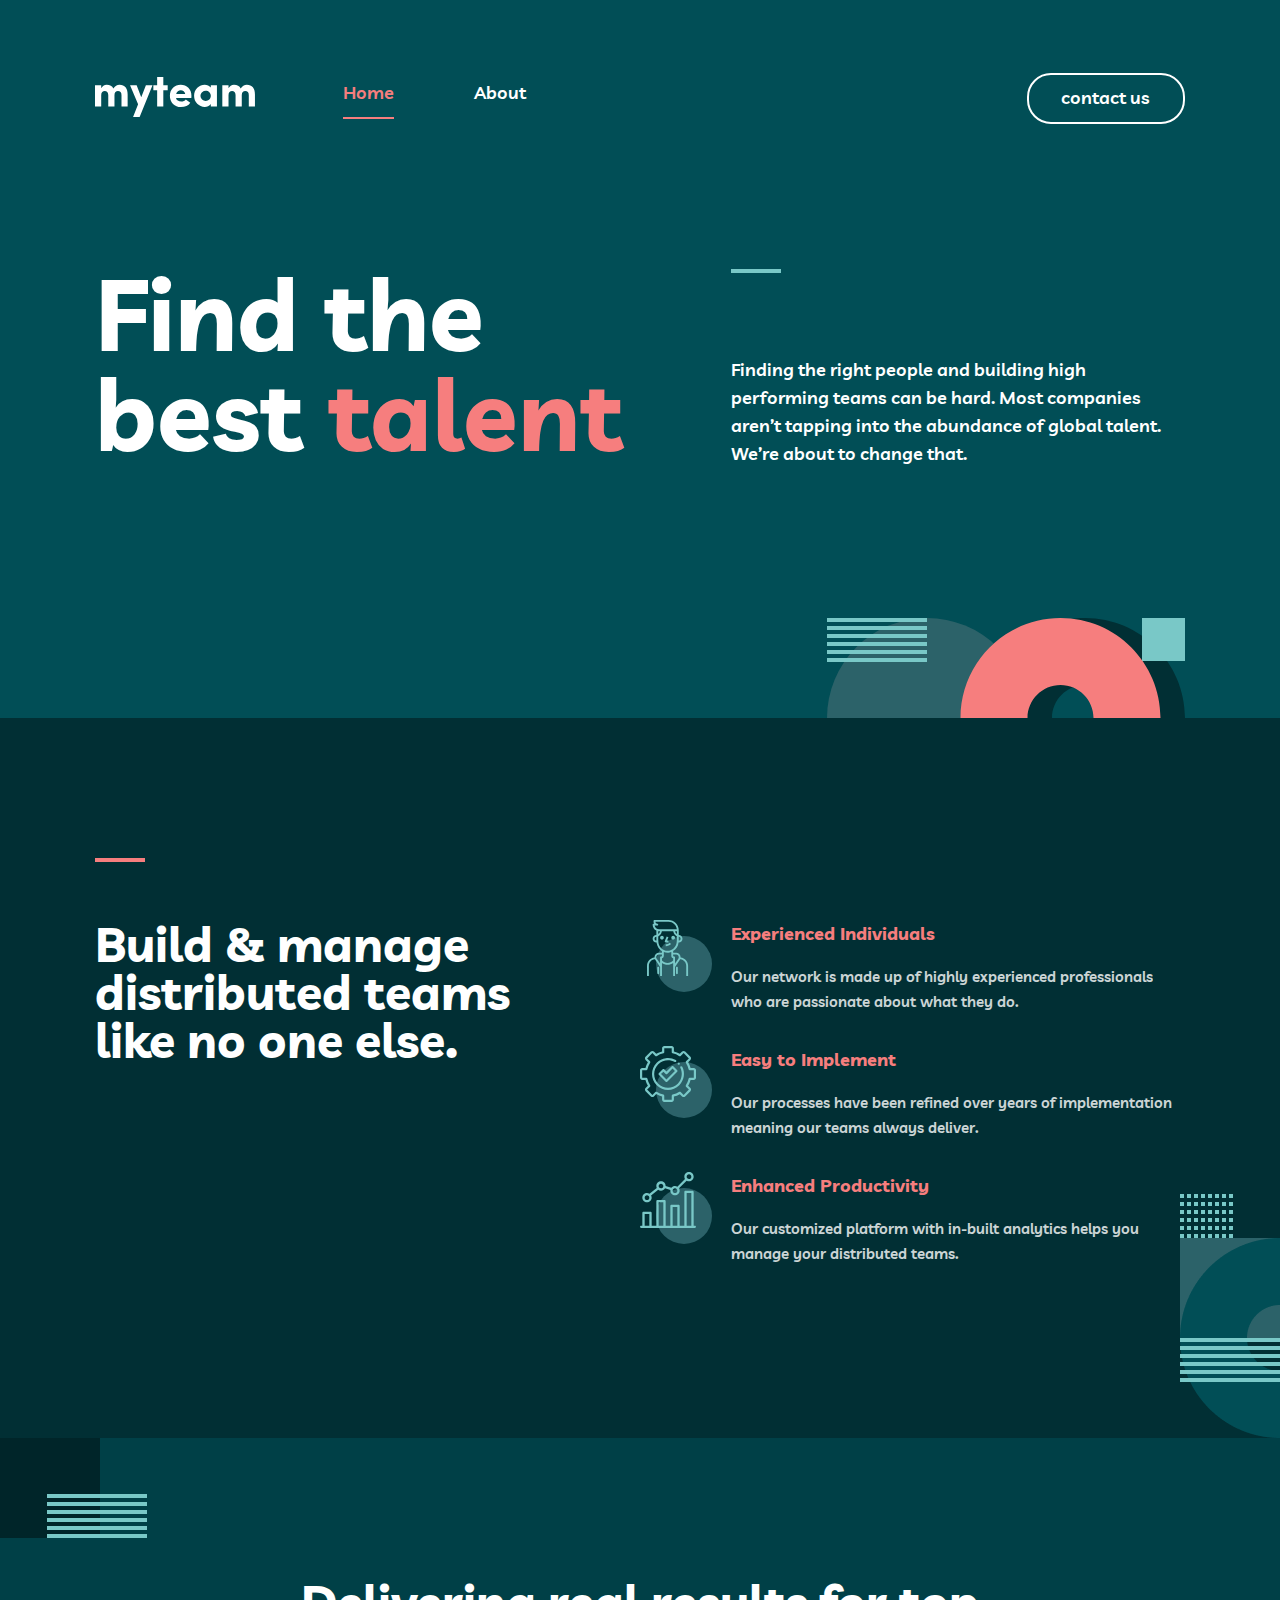
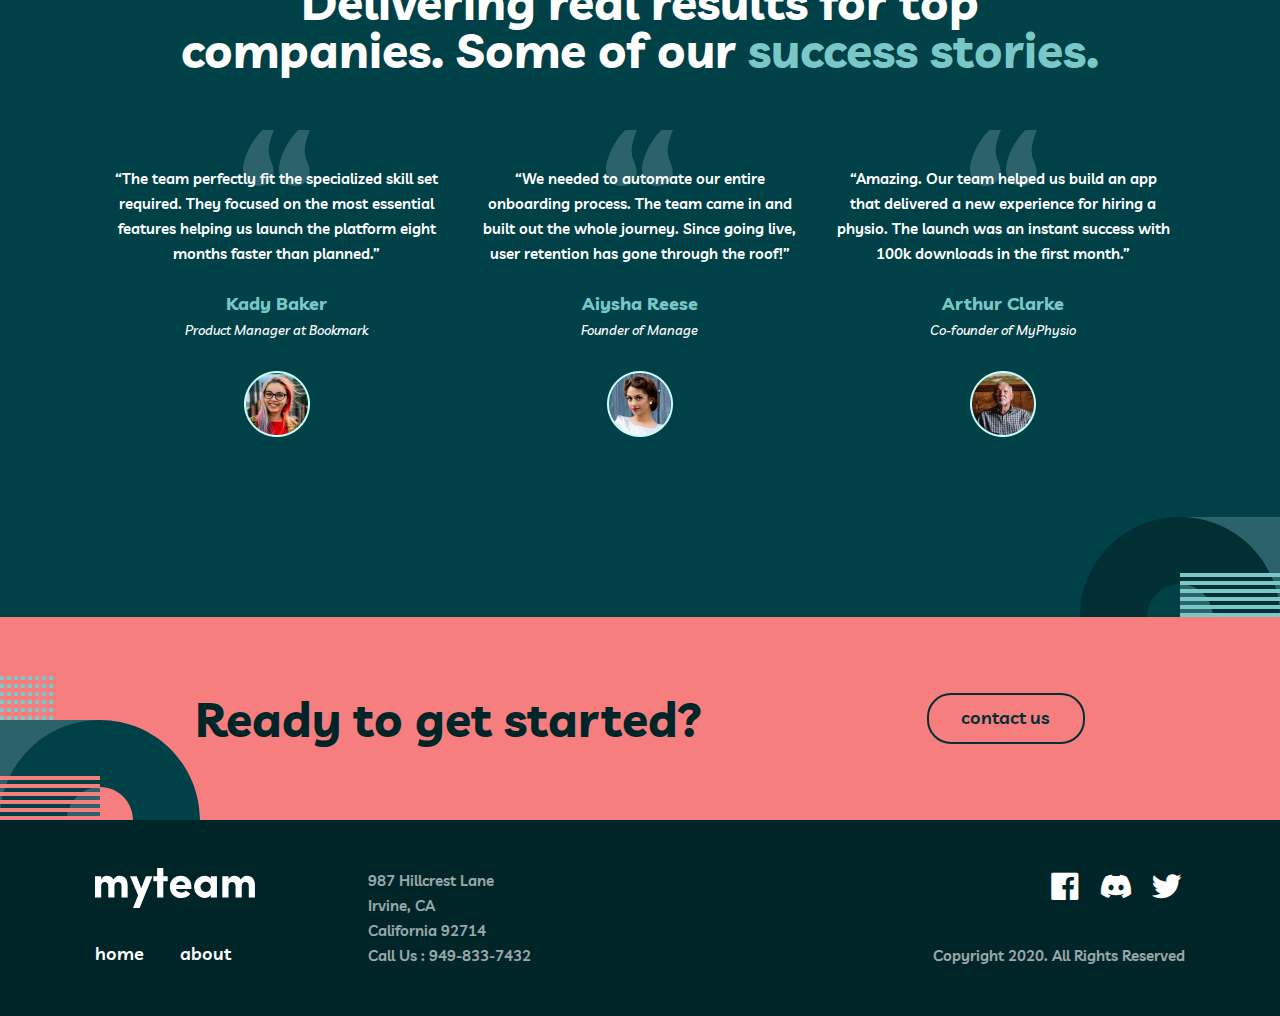
<file: index.html>
<!DOCTYPE html>
<html lang="en">
<head>
    <meta charset="UTF-8">
    <meta http-equiv="X-UA-Compatible" content="IE=edge">
    <meta name="viewport" content="width=device-width, initial-scale=1.0">
    
    <link href='https://unpkg.com/boxicons@2.1.4/css/boxicons.min.css' rel='stylesheet'>

    <link rel="apple-touch-icon" sizes="180x180" href="images/favicons/apple-touch-icon.png">
    <link rel="icon" type="image/png" sizes="32x32" href="images/favicons/favicon-32x32.png">
    <link rel="icon" type="image/png" sizes="16x16" href="images/favicons/favicon-16x16.png">
    <link rel="manifest" href="images/favicons/site.webmanifest">
    
    <link rel="stylesheet" href="css/col.css">
    <link rel="stylesheet" href="css/main.css">
    <link rel="stylesheet" href="./css/shared.css">
    
    <title>MyTeam</title>
</head>
<body>

    <header id="main-header">
        <div class="container">
            <nav class="row between align-center">
                <div class="logo col-lg-2 col-md-3">
                   <a href="index.html"><img src="images/logo.svg" alt="logo"></a> 
                </div>
                <input type="checkbox" name="check" id="check">
                <label for="check" id="navigation-bar-label">
                    <i class="bx bx-menu" id="btn"></i>
                    <i class="bx bx-x" id="cancel"></i>
                </label>
                <div class="navbar col-lg-4 col-md-5">
                    <ul class="row">
                        <li><a class="active nav-link " href="index.html">Home</a></li>
                        <li><a class="nav-link" href="./html/about.html">About</a></li>
                        <a class="hidden-link btn primary-light-btn" href="./html/contact.html">
                            contact us
                        </a>
                    </ul>
                </div>
                <div class="header-btn text-right col-lg-6 col-md-4">
                    <a class="btn primary-light-btn" href="./html/contact.html">
                        contact us
                    </a>
                </div>
            </nav>
            <div class="header-desc row between align-center ">
                <div class="main-heading col-lg-7 col-md-12">
                    <h1 class="large-heading">
                        Find the <br> best <span class="pink-text">talent</span> 
                    </h1>
                </div>
                <div class="main-text  col-lg-5 col-md-12">
                    <span class="small-line"></span>
                    <p class="main-desc">
                        Finding the right people and building high performing teams can be hard. Most companies aren’t tapping into the abundance of global talent. We’re about to change that.
                    </p>
                </div>
            </div>
        </div>
    </header>

    <section id="feature">
        <div class="container">
            <span class="small-line pink-line"></span>
            <div class="feature-content row">
                <div class="features-tittle col-lg-6 col-md-12">
                    <h2>
                        Build & manage distributed teams like no one else.
                    </h2>
                </div>
                <div class="features-desc col-lg-6 col-md-12">
                    <div class="feature-item row">
                        <div class="feature-img col-lg-2 col-md-2 col-sm-3 col-xs-12">
                            <img src="/images/feature-item-1.svg" alt="feature-item">
                        </div>
                        <div class="feature-text col-lg-10 col-md-10 col-sm-9 col-xs-12">
                            <h4 class="feature-item-tittle">
                                Experienced Individuals
                            </h4>
                            <p class="feature-item-text">
                                Our network is made up of highly experienced professionals who are passionate about what they do.
                            </p>
                        </div>
                    </div>
                    <div class="feature-item row">
                        <div class="feature-img col-lg-2 col-md-2 col-sm-3 col-xs-12">
                            <img src="/images/feature-item-2.svg" alt="feature-item">
                        </div>
                        <div class="feature-text col-lg-10 col-md-10 col-sm-9 col-xs-12">
                            <h4 class="feature-item-tittle">
                                Easy to Implement
                            </h4>
                            <p class="feature-item-text">
                                Our processes have been refined over years of implementation meaning our teams always deliver.
                            </p>
                        </div>
                    </div>
                    <div class="feature-item row">
                        <div class="feature-img col-lg-2 col-sm-3 col-xs-12">
                            <img src="/images/feature-item-3.svg" alt="feature-item">
                        </div>
                        <div class="feature-text col-lg-10 col-sm-9 col-xs-12">
                            <h4 class="feature-item-tittle">
                                Enhanced Productivity
                            </h4>
                            <p class="feature-item-text">
                                Our customized platform with in-built analytics helps you manage your distributed teams.
                            </p>
                        </div>
                    </div>
                </div>
            </div>
        </div>
    </section>

    <section id="company">
        <div class="container">
            <div class="company-content">
                <div class="company-tittle text-center">
                    <h2 class="company-subtittle">
                        <span>Delivering real</span>  <span>results for top</span> <br> <span>companies. Some of</span> our <span class="rapture-text">success stories.</span> 
                    </h2>
                </div>
                <div class="company-member row text-center between">
                    <div class="member-item col-lg-4 col-md-12">
                        <p class="member-text">
                            “The team perfectly fit the specialized skill set required. They focused on the most essential features helping us launch the platform eight months faster than planned.”
                        </p>
                        <p class="member-name">
                            Kady Baker
                        </p>
                        <p class="member-job">
                            Product Manager at Bookmark
                        </p>
                        <img src="/images/member-image-1.png" alt="member-image">
                    </div>
                    <div class="member-item col-lg-4 col-md-12">
                        <p class="member-text">
                            “We needed to automate our entire onboarding process. The team came in and built out the whole journey. Since going live, user retention has gone through the roof!”
                        </p>
                        <p class="member-name">
                            Aiysha Reese
                        </p>
                        <p class="member-job">
                            Founder of Manage
                        </p>
                        <img src="/images/member-image-2.png" alt="member-image">
                    </div>
                    <div class="member-item col-lg-4 col-md-12">
                        <p class="member-text">
                            “Amazing. Our team helped us build an app that delivered a new experience for hiring a physio. The launch was an instant success with 100k downloads in the first month.”
                        </p>
                        <p class="member-name">
                            Arthur Clarke
                        </p>
                        <p class="member-job">
                            Co-founder of MyPhysio
                        </p>
                        <img src="/images/member-image-3.png" alt="member-image">
                    </div>
                </div>
            </div>
        </div>
    </section>

    <section id="contact">
        <div class="container">
            <div class="contact-content row between align-center">
                <div class="contact-subtittle col-md-8 col-sm-7 col-xs-12">
                    <h2 class="contact-tittle">
                        Ready to get started?
                    </h2>
                </div>
                <div class="contact-btn col-md-4 col-sm-5 col-xs-12">
                    <a class="btn primary-dark-btn" href="./html/contact.html">contact us</a>
                </div>
            </div>
        </div>
    </section>

    <footer id="footer">
        <div class="container">
            <div class="row footer-content">
                <div class="logo col-lg-3 col-md-6 col-xs-12">
                    <img src="/images/logo.svg" alt="logo" width="160" height="40">
                    <ul class="footer-link row between">
                        <li><a href="index.html">home</a></li>
                        <li><a href="./html/about.html">about</a></li>
                    </ul>
                </div>
                <div class="address col-lg-3 col-md-6 col-xs-12">
                    <p class="copyright">
                        987  Hillcrest Lane <br> 
                        Irvine, CA <br> 
                        California 92714 <br> 
                        Call Us : 949-833-7432
                    </p>
                </div>
                <div class="social col-lg-6 col-md-12 col-xs-12 text-right">
                    <ul class="social-link row">
                        <li>
                            <a href="#">
                                <i class='bx bxl-facebook-square'></i>
                            </a>
                        </li>
                        <li>
                            <a href="#">
                                <i class='bx bxl-discord-alt'></i>
                            </a>
                        </li>
                        <li>
                            <a href="#">
                                <i class='bx bxl-twitter' ></i>
                            </a>
                        </li>
                    </ul>
                    <p class="copyright">
                        Copyright 2020. All Rights Reserved
                    </p>
                </div>
            </div>
        </div>
    </footer>
    
</body>
</html>
</file>
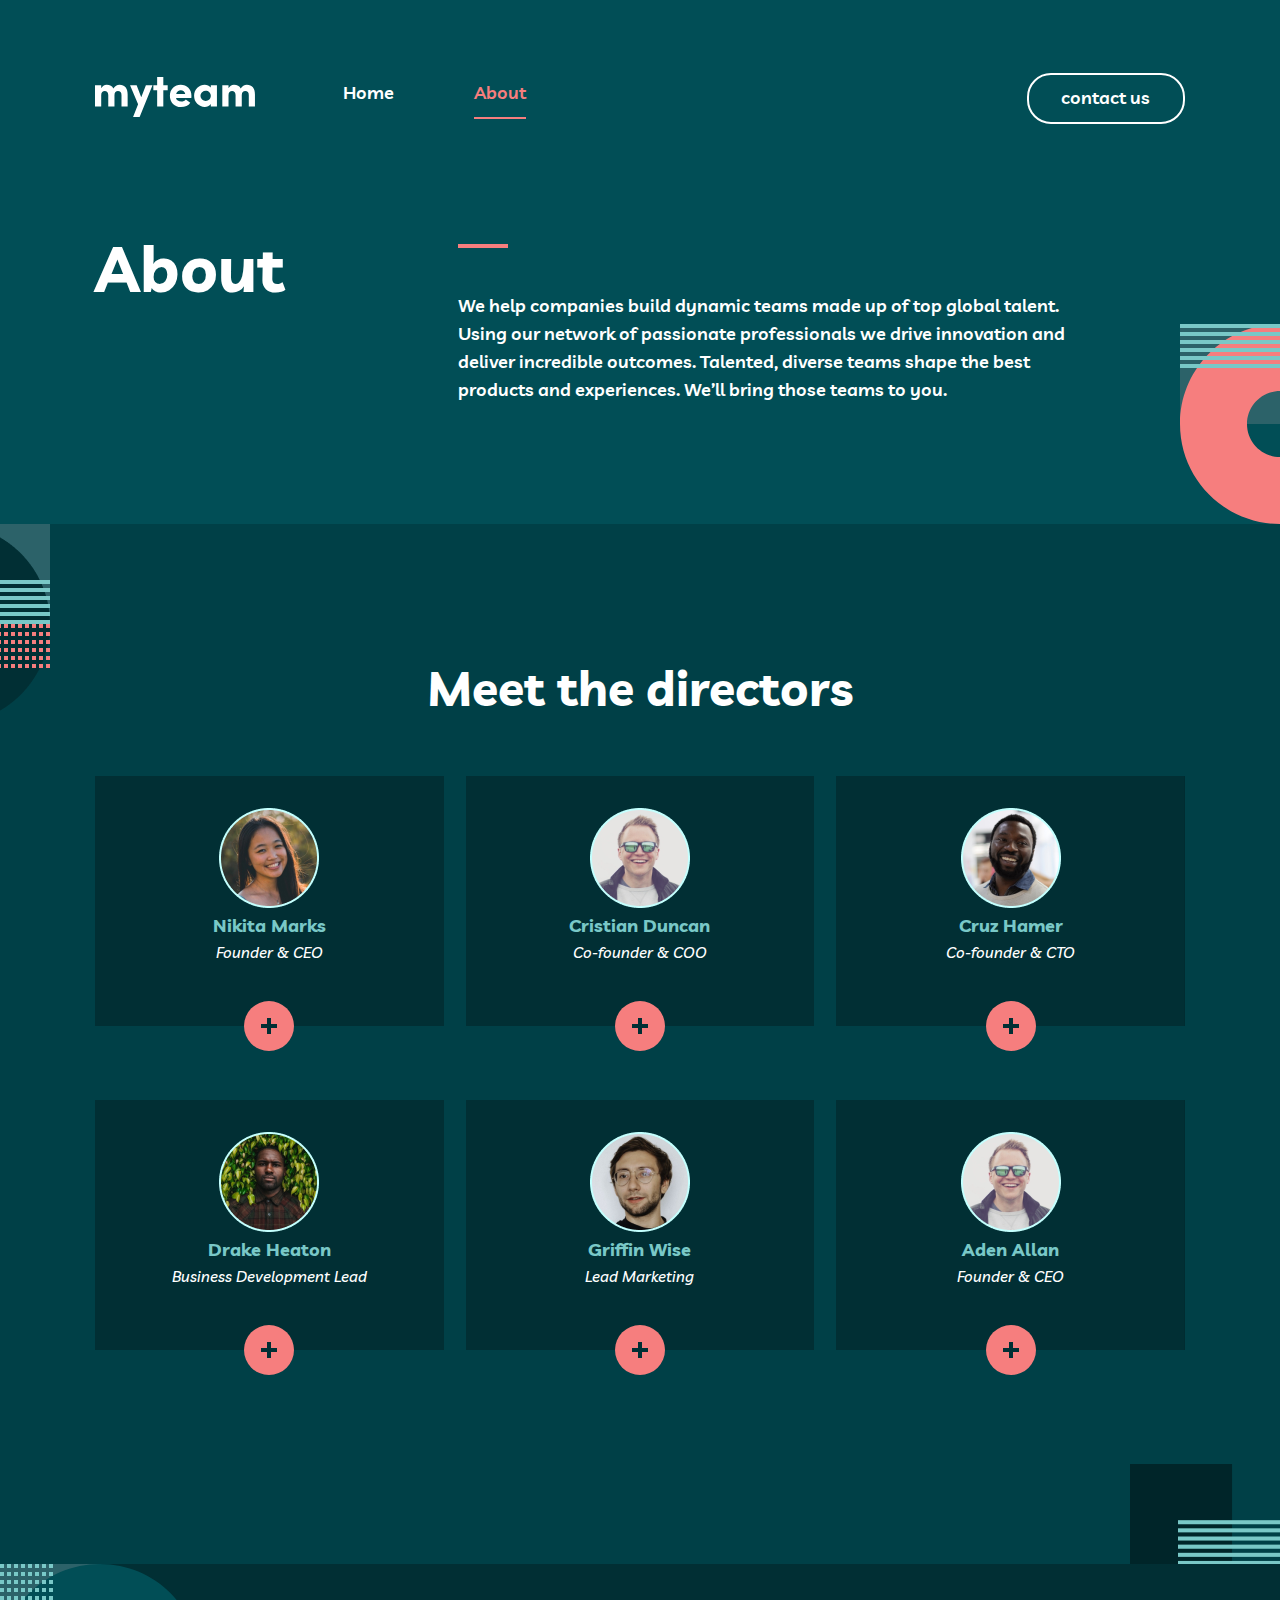
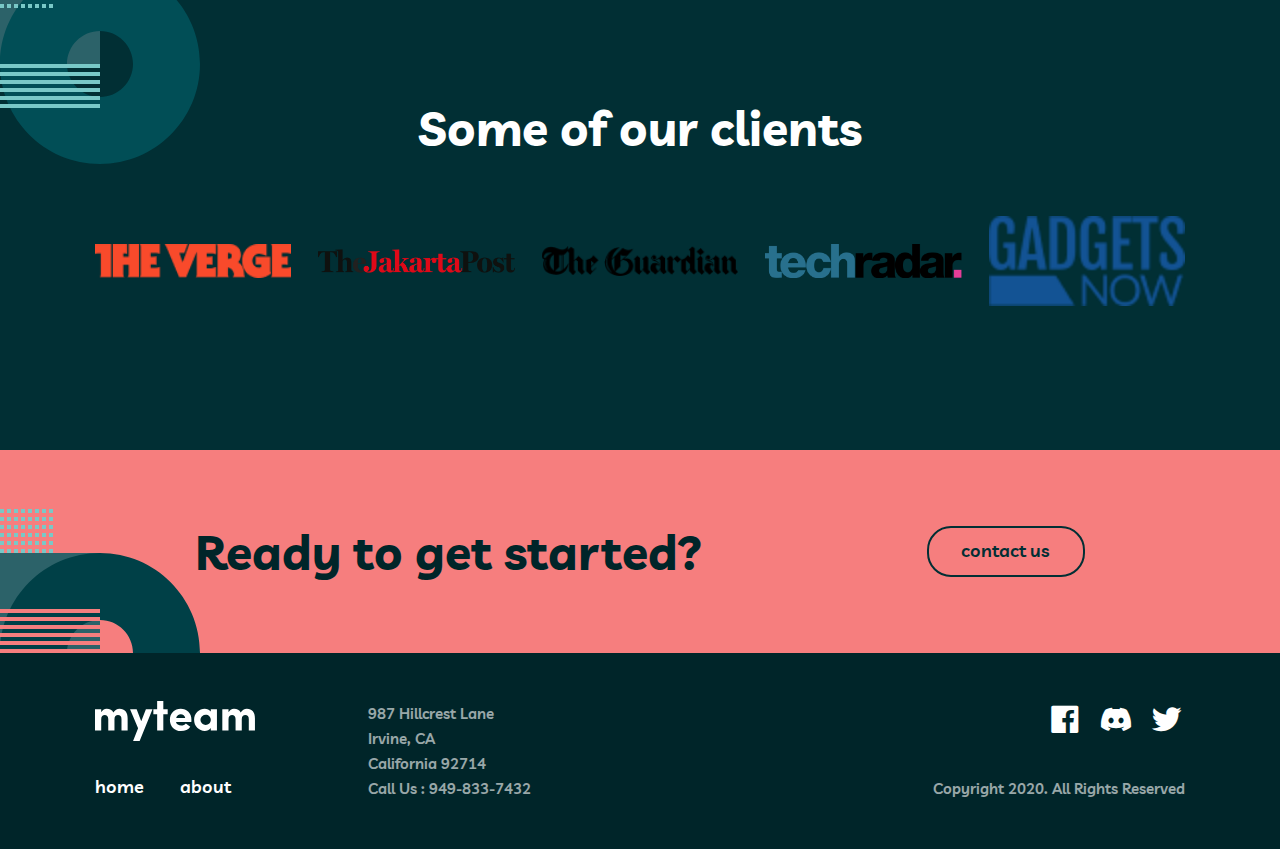
<file: html/about.html>
<!DOCTYPE html>
<html lang="en">
<head>
    <meta charset="UTF-8">
    <meta http-equiv="X-UA-Compatible" content="IE=edge">
    <meta name="viewport" content="width=device-width, initial-scale=1.0">

    <link href='https://unpkg.com/boxicons@2.1.4/css/boxicons.min.css' rel='stylesheet'>

    <link rel="apple-touch-icon" sizes="180x180" href="../images/favicons/apple-touch-icon.png">
    <link rel="icon" type="image/png" sizes="32x32" href="../images/favicons/favicon-32x32.png">
    <link rel="icon" type="image/png" sizes="16x16" href="../images/favicons/favicon-16x16.png">
    <link rel="manifest" href="../images/favicons/site.webmanifest">

    <link rel="stylesheet" href="../css/col.css">
    <link rel="stylesheet" href="../css/about.css">
    <link rel="stylesheet" href="../css/shared.css">

    <title>About</title>
</head>
<body>

    <header id="main-header">
        <div class="container">
            <nav class="row between align-center">
                <div class="logo col-lg-2 col-md-3">
                   <a href="/index.html"><img src="../images/logo.svg" alt="logo"></a> 
                </div>
                <input type="checkbox" name="check" id="check">
                <label for="check" id="navigation-bar-label">
                    <i class="bx bx-menu" id="btn"></i>
                    <i class="bx bx-x" id="cancel"></i>
                </label>
                <div class="navbar col-lg-4 col-md-5">
                    <ul class="row">
                        <li><a class="nav-link " href="/index.html">Home</a></li>
                        <li><a class="active nav-link" href="/html/about.html">About</a></li>
                        <a class="hidden-link btn primary-light-btn" href="/html/contact.html">
                            contact us
                        </a>
                    </ul>
                </div>
                <div class="header-btn text-right col-lg-6 col-md-4">
                    <a class="btn primary-light-btn" href="/html/contact.html">
                        contact us
                    </a>
                </div>
            </nav>
            <div class="about-header-desc row between">
                <div class="about-tittle col-lg-4 col-md-12">
                    <h2 class="about-subtittle">
                        About
                    </h2>
                </div>
                <div class="about-text col-lg-8 col-md-12">
                    <span class="small-line pink-line"></span>
                    <p>
                        We help companies build dynamic teams made up of top global talent. Using our network of passionate professionals we drive innovation and deliver incredible outcomes. Talented, diverse teams shape the best products and experiences. We’ll bring those teams to you.
                    </p>
                </div>
            </div>
        </div>
    </header>

    <section id="directors">
        <div class="container">
            <div class="directors-content text-center">
                <h2 class="directors-content">
                    Meet the directors
                </h2>
            </div>
            <div class="directors-cards row between">
                <div class="directors-item col-xs-12">
                    <div class="front text-center">
                        <img src="../images/director-1.png" alt="director-image">
                        <p class="director-name">Nikita Marks</p>
                        <p class="director-job">Founder & CEO</p>
                        <div class="card-hover"></div>
                    </div>
                    <div class="back text-center">
                        <p class="director-name">Nikita Marks</p>
                        <p class="back-text">
                            “Empowered teams create truly amazing products. Set the north star and let them follow it.”
                        </p>
                        <ul class="back-social row center">
                            <li><a href="#"><i class='bx bxl-twitter' ></i></a></li>
                            <li><a href="#"><i class='bx bxl-linkedin-square' ></i></a></li>
                        </ul>
                    </div>
                </div>
                <div class="directors-item col-xs-12">
                    <div class="front text-center">
                        <img src="../images/director-2.png" alt="director-image">
                        <p class="director-name">Cristian Duncan</p>
                        <p class="director-job">Co-founder & COO</p>
                        <div class="card-hover"></div>
                    </div>
                    <div class="back text-center">
                        <p class="director-name">Cristian Duncan</p>
                        <p class="back-text">
                            “Empowered teams create truly amazing products. Set the north star and let them follow it.”
                        </p>
                        <ul class="back-social row center">
                            <li><a href="#"><i class='bx bxl-twitter' ></i></a></li>
                            <li><a href="#"><i class='bx bxl-linkedin-square' ></i></a></li>
                        </ul>
                    </div>
                </div>
                <div class="directors-item col-xs-12">
                    <div class="front text-center">
                        <img src="../images/director-3.png" alt="director-image">
                        <p class="director-name">Cruz Hamer</p>
                        <p class="director-job">Co-founder & CTO</p>
                        <div class="card-hover"></div>
                    </div>
                    <div class="back text-center">
                        <p class="director-name">Cruz Hamer</p>
                        <p class="back-text">
                            “Empowered teams create truly amazing products. Set the north star and let them follow it.”
                        </p>
                        <ul class="back-social row center">
                            <li><a href="#"><i class='bx bxl-twitter' ></i></a></li>
                            <li><a href="#"><i class='bx bxl-linkedin-square' ></i></a></li>
                        </ul>
                    </div>
                </div>
                <div class="directors-item col-xs-12">
                    <div class="front text-center">
                        <img src="../images/director-4.png" alt="director-image">
                        <p class="director-name">Drake Heaton</p>
                        <p class="director-job">Business Development Lead</p>
                        <div class="card-hover"></div>
                    </div>
                    <div class="back text-center">
                        <p class="director-name">Drake Heaton</p>
                        <p class="back-text">
                            “Empowered teams create truly amazing products. Set the north star and let them follow it.”
                        </p>
                        <ul class="back-social row center">
                            <li><a href="#"><i class='bx bxl-twitter' ></i></a></li>
                            <li><a href="#"><i class='bx bxl-linkedin-square' ></i></a></li>
                        </ul>
                    </div>
                </div>
                <div class="directors-item col-xs-12">
                    <div class="front text-center">
                        <img src="../images/director-5.png" alt="director-image">
                        <p class="director-name">Griffin Wise</p>
                        <p class="director-job">Lead Marketing</p>
                        <div class="card-hover"></div>
                    </div>
                    <div class="back text-center">
                        <p class="director-name">Griffin Wise</p>
                        <p class="back-text">
                            “Empowered teams create truly amazing products. Set the north star and let them follow it.”
                        </p>
                        <ul class="back-social row center">
                            <li><a href="#"><i class='bx bxl-twitter' ></i></a></li>
                            <li><a href="#"><i class='bx bxl-linkedin-square' ></i></a></li>
                        </ul>
                    </div>
                </div>
                <div class="directors-item col-xs-12">
                    <div class="front text-center">
                        <img src="../images/director-2.png" alt="director-image">
                        <p class="director-name">Aden Allan</p>
                        <p class="director-job">Founder & CEO</p>
                        <div class="card-hover"></div>
                    </div>
                    <div class="back text-center">
                        <p class="director-name">Aden Allan</p>
                        <p class="back-text">
                            “Empowered teams create truly amazing products. Set the north star and let them follow it.”
                        </p>
                        <ul class="back-social row center">
                            <li><a href="#"><i class='bx bxl-twitter' ></i></a></li>
                            <li><a href="#"><i class='bx bxl-linkedin-square' ></i></a></li>
                        </ul>
                    </div>
                </div>
            </div>
        </div>
    </section>

    <section id="clients">
        <div class="container">
            <div class="directors-content text-center">
                <h2 class="directors-content">
                    Some of our clients
                </h2>
            </div>
            <div class="partner row between align-center">
                <div class="partner-image .col-xs-12">
                    <img src="../images/partner-1.png" alt="partner">
                </div>
                <div class="partner-image">
                    <img src="../images/partner-2.png" alt="partner">
                </div>
                <div class="partner-image">
                    <img src="../images/partner-3.png" alt="partner">
                </div>
                <div class="partner-image">
                    <img src="../images/partner-4.png" alt="partner">
                </div>
                <div class="partner-image">
                    <img src="../images/partner-5.png" alt="partner">
                </div>
            </div>
        </div>
    </section>

    <section id="contact">
        <div class="container">
            <div class="contact-content row between align-center">
                <div class="contact-subtittle col-md-8 col-sm-7 col-xs-12">
                    <h2 class="contact-tittle">
                        Ready to get started?
                    </h2>
                </div>
                <div class="contact-btn col-md-4 col-sm-5 col-xs-12">
                    <a class="btn primary-dark-btn" href="/html/contact.html">contact us</a>
                </div>
            </div>
        </div>
    </section>

    <footer id="footer">
        <div class="container">
            <div class="row footer-content">
                <div class="logo col-lg-3 col-md-6 col-xs-12">
                    <img src="../images/logo.svg" alt="logo" width="160" height="40">
                    <ul class="footer-link row between">
                        <li><a href="../index.html">home</a></li>
                        <li><a href="/html/about.html">about</a></li>
                    </ul>
                </div>
                <div class="address col-lg-3 col-md-6 col-xs-12">
                    <p class="copyright">
                        987  Hillcrest Lane <br> 
                        Irvine, CA <br> 
                        California 92714 <br> 
                        Call Us : 949-833-7432
                    </p>
                </div>
                <div class="social col-lg-6 col-md-12 col-xs-12 text-right">
                    <ul class="social-link row">
                        <li>
                            <a href="#">
                                <i class='bx bxl-facebook-square'></i>
                            </a>
                        </li>
                        <li>
                            <a href="#">
                                <i class='bx bxl-discord-alt'></i>
                            </a>
                        </li>
                        <li>
                            <a href="#">
                                <i class='bx bxl-twitter' ></i>
                            </a>
                        </li>
                    </ul>
                    <p class="copyright">
                        Copyright 2020. All Rights Reserved
                    </p>
                </div>
            </div>
        </div>
    </footer>


</body>
</html>
</file>
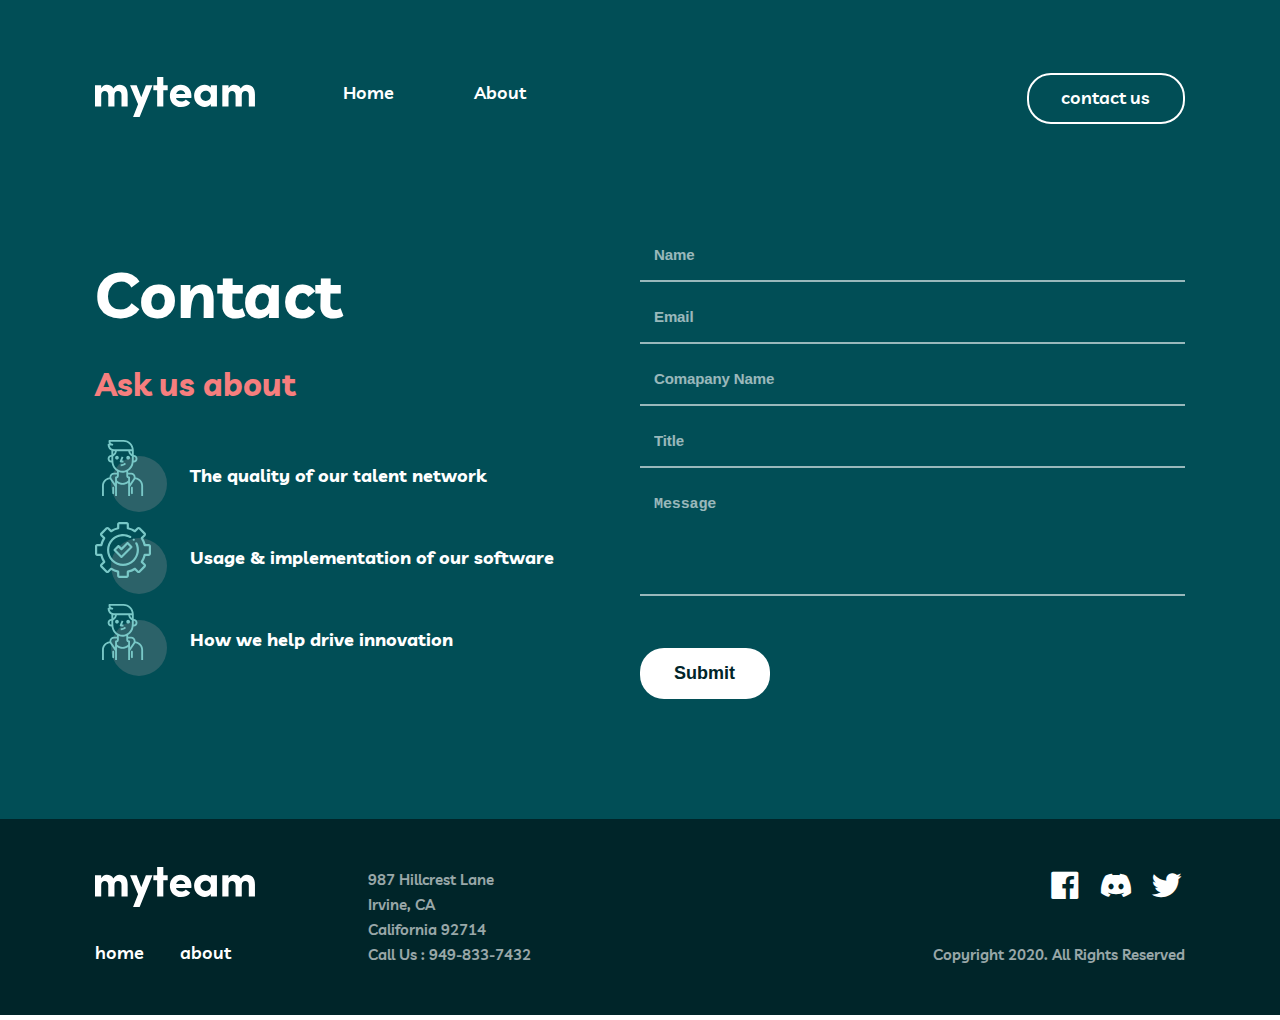
<file: html/contact.html>
<!DOCTYPE html>
<html lang="en">
<head>
    <meta charset="UTF-8">
    <meta http-equiv="X-UA-Compatible" content="IE=edge">
    <meta name="viewport" content="width=device-width, initial-scale=1.0">

    <link href='https://unpkg.com/boxicons@2.1.4/css/boxicons.min.css' rel='stylesheet'>

    <link rel="apple-touch-icon" sizes="180x180" href="../images/favicons/apple-touch-icon.png">
    <link rel="icon" type="image/png" sizes="32x32" href="../images/favicons/favicon-32x32.png">
    <link rel="icon" type="image/png" sizes="16x16" href="../images/favicons/favicon-16x16.png">
    <link rel="manifest" href="../images/favicons/site.webmanifest">

    <link rel="stylesheet" href="../css/col.css">
    <link rel="stylesheet" href="../css/contact.css">
    <link rel="stylesheet" href="../css/shared.css">
    

    <title>Contact</title>
</head>
<body>
    
    <header id="main-header">
        <div class="container">
            <nav class="row between align-center">
                <div class="logo col-lg-2 col-md-3">
                   <a href="/index.html"><img src="../images/logo.svg" alt="logo"></a> 
                </div>
                <input type="checkbox" name="check" id="check">
                <label for="check" id="navigation-bar-label">
                    <i class="bx bx-menu" id="btn"></i>
                    <i class="bx bx-x" id="cancel"></i>
                </label>
                <div class="navbar col-lg-4 col-md-5">
                    <ul class="row">
                        <li><a class="nav-link " href="/index.html">Home</a></li>
                        <li><a class="nav-link" href="/html/about.html">About</a></li>
                        <a class="hidden-link btn primary-light-btn" href="/html/contact.html">
                            contact us
                        </a>
                    </ul>
                </div>
                <div class="header-btn text-right col-lg-6 col-md-4">
                    <a class="btn primary-light-btn" href="/html/contact.html">
                        contact us
                    </a>
                </div>
            </nav>
        </div>
    </header>

    <section id="contact">
        <div class="container">
            <div class="row main-contact">
                <div class="contact-desc col-lg-6 col-md-12">
                    <h1 class="large-heading">
                        Contact
                    </h1>
                    <p class="contact-pink-text">
                        Ask us about
                    </p>
                    <div class="contact-box">
                        <div class="contact-box-item row align-center">
                            <img class="col-sm-3 col-xs-3" src="../images/feature-item-1.svg" alt="feature-icon">
                            <p class="col-sm-9 col-xs-9">The quality of our talent network</p>
                        </div>
                        <div class="contact-box-item row align-center">
                            <img class="col-sm-3 col-xs-3" src="../images/feature-item-2.svg" alt="feature-icon">
                            <p class="col-sm-9 col-xs-9">Usage & implementation of our software</p>
                        </div>
                        <div class="contact-box-item row align-center">
                            <img class="col-sm-3 col-xs-3" src="../images/feature-item-1.svg" alt="feature-icon">
                            <p class="col-sm-9 col-xs-9">How we help drive innovation</p>
                        </div>
                    </div>
                </div>
                <div class="contact-form col-lg-6 col-md-12">
                    <form>
                        <input type="text" placeholder="Name">
                        <input type="email" placeholder="Email">
                        <input type="text" placeholder="Comapany Name">
                        <input type="text" placeholder="Title">
                        <textarea name="message" placeholder="Message" rows="5"></textarea>  
                    </form>
                    <button class="btn secondary-light-btn" type="submit">Submit</button>
                </div>
            </div>
        </div>
    </section>

    <footer id="footer">
        <div class="container">
            <div class="row footer-content">
                <div class="logo col-lg-3 col-md-6 col-xs-12">
                    <img src="../images/logo.svg" alt="logo" width="160" height="40">
                    <ul class="footer-link row between">
                        <li><a href="../index.html">home</a></li>
                        <li><a href="/html/about.html">about</a></li>
                    </ul>
                </div>
                <div class="address col-lg-3 col-md-6 col-xs-12">
                    <p class="copyright">
                        987  Hillcrest Lane <br> 
                        Irvine, CA <br> 
                        California 92714 <br> 
                        Call Us : 949-833-7432
                    </p>
                </div>
                <div class="social col-lg-6 col-md-12 col-xs-12 text-right">
                    <ul class="social-link row">
                        <li>
                            <a href="#">
                                <i class='bx bxl-facebook-square'></i>
                            </a>
                        </li>
                        <li>
                            <a href="#">
                                <i class='bx bxl-discord-alt'></i>
                            </a>
                        </li>
                        <li>
                            <a href="#">
                                <i class='bx bxl-twitter' ></i>
                            </a>
                        </li>
                    </ul>
                    <p class="copyright">
                        Copyright 2020. All Rights Reserved
                    </p>
                </div>
            </div>
        </div>
    </footer>

</body>
</html>
</file>
<file: css/col.css>
@import url('https://fonts.googleapis.com/css2?family=Livvic:wght@600;700&display=swap');

:root{
    --midnight-green: #014E56;
    --light-coral: #F67E7E;
    --white: #ffffff;
    --rapture-blue: #79C8C7;
    --police-blue: #2C6269;
    --deep-jungle-green: #004047;
    --sacramento-green: #012F34;
    --dark-green: #002529;
}
*{  
    margin: 0;
    padding: 0;
    box-sizing: border-box;
    text-decoration: none;
    list-style: none;
}
.container{
    width: 1110px;
    padding: 0 10px;
    margin: 0 auto;
}
.row{
    display: flex;
    flex-flow: row wrap;
}
.text-center{
    text-align: center;
}
.text-right{
    text-align: right;
}
.text-left{
    text-align: left;
}

.align-center{
    align-items: center;
}
.align-end{
    align-items: flex-end;
}
.align-start{
    align-items: flex-start;
}

.center{
    justify-content: center;
}
.between{
    justify-content: space-between;
}
.evenly{
    justify-content: space-evenly;
}

.uppercase{
    text-transform: uppercase;
}
.lowercase{
    text-transform: lowercase;
}
.capitalize{
    text-transform: capitalize;
}


.col-lg-1{
    width: 8.33%;
}
.col-lg-2{
    width: 16.66%;
}
.col-lg-3{
    width: 25%;
}
.col-lg-4{
    width: 33.33%;
}
.col-lg-5{
    width: 41.66%;
}
.col-lg-6{
    width: 50%;
}
.col-lg-7{
    width: 58.33%;
}
.col-lg-8{
    width: 66.66%;
}
.col-lg-9{
    width: 75%;
}
.col-lg-10{
    width: 83.33%;
}
.col-lg-11{
    width: 91.66%;
}
.col-lg-12{
    width: 100%;
}
@media only screen and (max-width: 992px) {
    .container{
        width: 85%;
    }
    .col-md-1{
        width: 8.33%;
    }
    .col-md-2{
        width: 16.66%;
    }
    .col-md-3{
        width: 25%;
    }
    .col-md-4{
        width: 33.33%;
    }
    .col-md-5{
        width: 41.66%;
    }
    .col-md-6{
        width: 50%;
    }
    .col-md-7{
        width: 58.33%;
    }
    .col-md-8{
        width: 66.66%;
    }
    .col-md-9{
        width: 75%;
    }
    .col-md-10{
        width: 83.33%;
    }
    .col-md-11{
        width: 91.66%;
    }
    .col-md-12{
        width: 100%;
    }
}


@media only screen and (max-width: 768px) {
    .container{
        width: 85%;
    }
    .col-sm-1{
        width: 8.33%;
    }
    .col-sm-2{
        width: 16.66%;
    }
    .col-sm-3{
        width: 25%;
    }
    .col-sm-4{
        width: 33.33%;
    }
    .col-sm-5{
        width: 41.66%;
    }
    .col-sm-6{
        width: 50%;
    }
    .col-sm-7{
        width: 58.33%;
    }
    .col-sm-8{
        width: 66.66%;
    }
    .col-sm-9{
        width: 75%;
    }
    .col-sm-10{
        width: 83.33%;
    }
    .col-sm-11{
        width: 91.66%;
    }
    .col-sm-12{
        width: 100%;
    }
}
@media only screen and (max-width: 576px) {
    .container{
        width: 85%;
    }
    .col-xs-1{
        width: 8.33%;
    }
    .col-xs-2{
        width: 16.66%;
    }
    .col-xs-3{
        width: 25%;
    }
    .col-xs-4{
        width: 33.33%;
    }
    .col-xs-5{
        width: 41.66%;
    }
    .col-xs-6{
        width: 50%;
    }
    .col-xs-7{
        width: 58.33%;
    }
    .col-xs-8{
        width: 66.66%;
    }
    .col-xs-9{
        width: 75%;
    }
    .col-xs-10{
        width: 83.33%;
    }
    .col-xs-11{
        width: 91.66%;
    }
    .col-xs-12{
        width: 100%;
    }
}
</file>
<file: css/main.css>
/* main header */
#main-header .large-heading{
    width: 85%;
    color: var(--white);
}
#main-header .pink-text{
    color: var(--light-coral);
}
#main-header .main-desc{
    padding-top: 79px;
    font-weight: 600;
    font-size: 18px;
    line-height: 28px;
    color: #FFFFFF;
}

.header-desc{
    position: relative;
    padding-top: 133px;
    padding-bottom: 250px;
}
.header-desc::before{
    content: '';
    width: 200px;
    height: 200px;
    position: absolute;
    background: url('/images/bg-before.svg');
    background-size: cover;
    left: -30%;
}
.header-desc::after{
    content: '';
    width: 358px;
    height: 100px;
    position: absolute;
    background: url('/images/bg-after.svg');
    background-size: cover;
    right: 0;
    bottom: 0;
}

/* feature */
#feature{
    padding: 140px 0;
    position: relative;
    background: var(--sacramento-green);
}
.features-tittle h2{
    width: 80%;
    color: var(--white);
}
.feature-item{
    margin-bottom: 32px;
}
.feature-item-tittle{
    margin-bottom: 16px;
    font-weight: 700;
    font-size: 18px;
    line-height: 28px;
    color: var(--light-coral);
}
.feature-item-text{
    font-weight: 600;
    font-size: 15px;
    line-height: 25px;
    color: var(--white);
    opacity: 0.8;
}
.feature-content::before{
    content: '';
    width: 100px;
    height: 244px;
    background: url(/images/feature-before.png);
    background-size: cover;
    position: absolute;
    right: 0;
    bottom: 0;
}

/* company */
#company{
    position: relative;
    padding: 140px 0;
    background: var(--deep-jungle-green);
}
.company-subtittle{
    color: var(--white);
    margin-bottom: 56px;
}
.rapture-text{
    color: var(--rapture-blue);
}
.member-item{
    padding: 36px 15px;
    background: url(/images/member-bg.svg);
    background-repeat: no-repeat;
    background-position: top center;
}
.member-text{
    margin-bottom: 24px;
    font-weight: 600;
    font-size: 15px;
    line-height: 25px;
    color: var(--white);
}
.member-name{
    margin-bottom: 3px;
    font-weight: 700;
    font-size: 18px;
    line-height: 28px;
    color: var(--rapture-blue);
}
.member-job{
    margin-bottom: 32px;
    font-style: italic;
    font-weight: 500;
    font-size: 13px;
    line-height: 18px;
    color: var(--white);
}
.company-member::before{
    content: '';
    position: absolute;
    width: 147px;
    height: 100px;
    background: url(/images/member-before.svg);
    background-size: cover;
    left: 0;
    top: 0;
}
.company-member::after{
    content: '';
    position: absolute;
    width: 200px;
    height: 100px;
    background: url(/images/member-after.svg);
    background-size: cover;
    right: 0;
    bottom: 0;
}

/* contact */
#contact{
    position: relative;
    padding: 76px 0;
    background: var(--light-coral);
}
.contact-content{
    padding: 0 100px;
}
.contact-content::before{
    content: '';
    position: absolute;
    width: 200px;
    height: 144px;
    background: url(/images/contact-before.svg);
    background-size: cover;
    left: 0;
    bottom: 0;
}

@media only screen and (max-width: 992px) {
   
    /* feature media */
    #feature {
        padding: 100px 0;
    }
    #feature .feature-content{
        margin: 0 90px;
    }
    #feature .features-tittle h2 {
        width: 60%;
        margin-bottom: 64px;
        font-size: 32px;
        line-height: 32px;
    }
    #feature .pink-line {
        margin-left: 90px;
        margin-bottom: 32px;
    }
    .feature-item {
        width: 100%;
    }
    .feature-item img{
        width: 72px;
        height: 72px;
        object-fit: cover;
    }
    .feature-content::before {
        top: 0;
    }

    /* company media */
    #company {
        padding: 100px 0;
    }
    .company-content{
        margin: 0 90px;
    }
    .company-tittle{
        width: 100%;
        display: flex;
        justify-content: center;
    }
    .company-subtittle{
        width: 80%;
        font-size: 32px;
        line-height: 32px;
    }
    .member-item{
        margin-bottom: 12px;
    }

    /* contact */
    .contact-content {
        padding: 0;
        margin: 0 90px;
    }
    .contact-btn{
        text-align: right;
    }
    .contact-tittle{
        font-size: 32px;
        line-height: 32px;
    }

}
</file>
<file: css/shared.css>
body{
    font-family: 'Livvic' , sans-serif;
}
a{
    display: inline-block;
}
h1{
    font-weight: 700;
    color: var(--dark-green);
}
.large-heading{
    font-size: 100px;
    line-height: 100px;
}
.small-heading{
    font-size: 64px;
    line-height: 56px;
}.small-line{
    display: inline-block;
    width: 50px;
    height: 4px;
    background: var(--rapture-blue);
}
.pink-line{
    background: var(--light-coral);
    margin-bottom: 54px;
}

h2{
    font-weight: 700;
    font-size: 48px;
    line-height: 48px;
    color: var(--dark-green);
}
h3{
    font-weight: 700;
    font-size: 18px;
    line-height: 28px;
    color: var(--dark-green);
}
.btn{
    padding: 9px 33px 10px 32px;
    border-radius: 24px;
    font-weight: 600;
    font-size: 18px;
    cursor: pointer;
}
.primary-light-btn{
    background: none;
    border: 2px solid #FFFFFF;
    line-height: 28px;
    color: #FFFFFF;
    transition: .4s all;
}
.primary-light-btn:hover{
    background: var(--white);
    border: 2px solid transparent;
    color: var(--dark-green);
}
.primary-dark-btn{
    background: none;
    border: 2px solid var(--sacramento-green);
    line-height: 28px;
    color: var(--sacramento-green);
    transition: .4s all;
}
.primary-dark-btn:hover{
    background: var(--sacramento-green);
    border: 2px solid transparent;
    color: var(--white);
}
.secondary-light-btn{
    background: var(--white);
    border: 2px solid transparent;
    color: var(--dark-green);
    transition: .4s all;
    line-height: 28px;
}
.secondary-light-btn:hover{
    background: var(--rapture-blue);
    border: 2px solid transparent;
}

#main-header{
    background: var(--midnight-green);
}
#main-header nav{
    padding-top: 73px;
}
#main-header .navbar{
    margin-right: -40px;
}
#main-header .nav-link{
    padding-bottom: 10px;
    margin: 0 40px;
    font-weight: 600;
    font-size: 18px;
    line-height: 28px;
    color: var(--white);
}
#main-header .active{
    border-bottom: 2px solid var(--light-coral);
    color: var(--light-coral);
}
/* footer */
#footer{
    padding: 48px 0;
    background: var(--dark-green);
}
.logo{
    display: flex;
    flex-direction: column;
    justify-content: space-between;
}
.footer-link{
    width: 50%;
}
.footer-link a{
    font-weight: 600;
    font-size: 18px;
    line-height: 28px;
    color: var(--white);
    transition: .3s all;
}
.footer-link a:hover,
.social-link .bx:hover{
    color: var(--light-coral);
}
.social-link{
    justify-content: end;
}
.social-link .bx{
    margin-left: 15px;
    font-size: 36px;
    color: var(--white);
    transition: .3s all;
}

.social{
    display: flex;
    flex-direction: column;
    justify-content: space-between;
}
.copyright{ 
    color: var(--white);
    font-weight: 600;
    font-size: 15px;
    line-height: 25px;
    opacity: 0.6;
}

.bx-menu{
    color: var(--white);
}
.hidden-link{
    display: none;
}

#main-header nav{
    position: relative;
}

label #btn,
label #cancel{
    position: absolute;
    top: 50%;
    right: 0;
    font-size: 30px;
    transform: translate(0,-50%);
    cursor: pointer;
    display: none;
}
#check{
    display: none;
}

@media only screen and (max-width: 992px) {
    
    /* header */
    #main-header .logo img,
    #footer .logo img{
        width: 128px;
        height: 32px;
    }
    #main-header .nav-link{
        margin: 0;
        margin-right: 30px;
    }
    #main-header .header-desc {
        text-align: center;
        padding-top: 112px;
        padding-bottom: 256px;
    }
    #main-header .large-heading{
        width: 100%;
        margin-bottom: 24px;
        font-size: 64px;
        line-height: 56px;
    }
    #main-header .small-line{
        display: none;
    }
    #main-header .main-text{
        display: flex;
        justify-content: center;
    }
    #main-header .main-desc{
        width: 60%;
        padding-top: 0;
        font-size: 15px;
    }
    .header-desc::after{
        right: 50%;
        transform: translateX(50%);
    }
    .header-desc::before{
        display: none;
    }

    /* contact */
    .contact-content {
        padding: 0;
        margin: 0 90px;
    }
    .contact-btn{
        text-align: right;
    }
    .contact-tittle{
        font-size: 32px;
        line-height: 32px;
    }

    /* footer */
    .social{
        display: flex;
        flex-direction: row;
    }
    .social-link .bx {
        margin-left: 0;
        margin-right: 15px;
        font-size: 34px;
    }
    .footer-link {
        width: 33%;
    }
    .footer-link a {
        font-size: 16px;
        line-height: 25px;
    }
    .address{
        text-align: right;
    }
    #footer .logo,
    #footer .address{
        margin-bottom: 32px;
    }

}
@media only screen and (max-width: 768px) {
    #feature .features-tittle h2 {
        width: 85%;
    }
    #feature .feature-content {
        margin: 0 50px;
    }
    #feature .pink-line {
        margin-left: 50px;
    }
    .company-content {
        margin: 0 50px;
    }
    .company-subtittle {
        margin-top: 40px;
        width: 100%;
    }
    .contact-content {
        margin: 0 50px;
    }
    .contact-tittle {
        font-size: 24px;
        line-height: 26px;
    }
    .contact-content::before {
        width: 130px;
        height: 80px;
    }
    #contact {
        padding: 40px 0;
    }

}
@media only screen and (max-width: 576px){
    #main-header nav{
        position: relative;
    }
    .navbar ul{
        display: inline-block;
    }

    #navigation-bar-label #btn {
        display: inline-block;
    }
    .header-btn{
        display: none;
    }
    .navbar{
        position: fixed;
        top: 0;
        right: -100%;
        width: 65%;
        height: 100vh;
        line-height: 40px;
        background-color: var(--police-blue);
        padding-top: 80px;
        display: block;
        z-index: 15;
        transition: 0.5s all ease;
    }
    .navbar::before{
        content: '';
        position: absolute;
        width: 120px;
        height: 200px;
        background-image: url('/images/sidebar-bg.svg');
        bottom: 0;
        right: 0;
    }
    .hidden-link{
        display: block;
    }
    #check:checked ~ .navbar{
        right: 0;
    }
    #check:checked #btn{
        display: none;
    }
    #check:checked ~ label #btn{
        display: none;
    }
    #check:checked ~ label #cancel{
        position: fixed;
        top: 7%;
        right: 40px;
        display: block;
        z-index: 20;
        color: #fff;
    }

   #main-header ul *{
        margin-bottom: 15px;
        margin-left: 40px;
    }


    #main-header nav {
        padding-top: 0;
        padding: 30px 0;
    }
}

@media only screen and (max-width: 576px) {
    
    #main-header .header-desc {
        padding-top: 80px;
        padding-bottom: 200px;
    }
    #main-header .large-heading {
        font-size: 40px;
        line-height: 40px;
    }
    #main-header .main-desc {
        width: 100%;
    }
    #feature .features-tittle h2 {
        width: 65%;
        margin-bottom: 56px;
    }
    #feature .feature-content {
        margin: 0;
    }
    #feature .pink-line {
        margin-left: 0;
    }
    .feature-text,
    .feature-img{
        text-align: center;
    }
    .feature-item img {
        margin-bottom: 16px;
    }
    .feature-item-text {
        margin: 0 60px;
    }
    .feature-item {
        margin-top: 64px;
        margin-bottom: 56px;
    }
    .company-content {
        margin: 0;
    }
    .company-subtittle span:not(:last-child) {
        display: inline-block;
        width: 100%;
    }
    .member-item {
        padding: 36px 0;
    }
    .contact-content{
        margin-top: 40px;
        margin-bottom: 20px;
        text-align: center;
    }
    .contact-btn{
        text-align: center;
        margin: 24px 0;
    }
    .contact-content::before {
        width: 200px;
        height: 122px;
    }
    #footer .logo{
        margin-bottom: 0;
        align-items: center;
    }
    .footer-link {
        margin: 24px 0;
        width: 40%;
    }
    .copyright {
        text-align: center;
    }
    .social {
        flex-direction: column;
        align-items: center;
    }
    .social-link .bx {
        margin-right: 0;
        margin: 10px 8px;
    }
}
</file>
<file: css/about.css>
#main-header{
    position: relative;
}
/* about */
.about-header-desc{
    padding: 120px 0;
    background: var(--midnight-green);
}
.about-subtittle{
    color: var(--white);
    font-size: 64px;
}
.about-text .pink-line{
    margin-bottom: 40px;
}
.about-text p{
    width: 85%;
    font-weight: 600;
    font-size: 18px;
    line-height: 28px;
    color: #FFFFFF;
}
.about-header-desc::after{
    content: '';
    position: absolute;
    width: 100px;
    height: 200px;
    background: url(../images/main-about-bg.svg);
    background-size: cover;
    right: 0;
    bottom: 0;
}

/* directors */
#directors{
    padding: 140px 0;
    background: var(--deep-jungle-green);
}
.directors-content{
    color: #FFFFFF;
    margin-bottom: 64px;
}
.director-name{
    font-weight: 700;
    font-size: 18px;
    line-height: 28px;
    color: var(--rapture-blue);
}
.director-job{
    font-style: italic;
    font-weight: 500;
    font-size: 15px;
    line-height: 25px;
    color: #FFFFFF;
}

.directors-item{
    width: 32%;
    margin-bottom: 48px;
    position: relative;
    height: 276px;
    overflow-x: hidden;
}
.front{
    position: relative;
    padding-top: 32px;
    height: 250px;
    width: 100%;
    background: var(--sacramento-green);
}
.back{
    padding: 35px 48px 0 48px;
    width: 100%;
    height: 250px;
    position: absolute;
    background-color: var(--dark-green);
    transform: translate(100% , -100%);
    transition: .5s all ease;
}
.card-hover{
    padding: 25px;
    position: absolute;
    background-image: url(../images/shape.svg);
    background-repeat: no-repeat;
    background-position: center;
    border-radius: 50%;
    background-color: var(--light-coral);
    bottom: 0;
    left: 50%;
    transform: translate(-50% , 50%);
    cursor: pointer;
    z-index: 10;
    transition: .5s all ease;
}
.card-hover:hover{
    background-image: url(../images/shapex.svg);
    background-color: var(--rapture-blue);
}
.directors-item:hover .back{
    transform: translate(0% , -100%);
}
.back-text{
    padding-top: 8px;
    padding-bottom: 24px;
    font-weight: 600;
    font-size: 15px;
    line-height: 25px;
    color: #FFFFFF;
}
.back .bx{
    margin-left: 5px;
    margin-right: 5px;
    font-size: 34px;
    color: var(--white);
    transition: .3s all;
}
.back .bx:hover{
    color: var(--light-coral);
}
#directors{
    position: relative;
}
.directors-cards::before{
    content: '';
    position: absolute;
    width: 50px;
    height: 200px;
    background-image: url('../images/directors-before-bg.png');
    background-position: right;
    top: 0;
    left: 0;
}
.directors-cards::after{
    content: '';
    position: absolute;
    width: 150px;
    height: 100px;
    background-image: url('../images/directors-after-bg.png');
    background-position: center;
    background-size: cover;
    bottom: 0;
    right: 0;
}

/* clients */
#clients{
    position: relative;
    padding: 140px 0;
    background-color: var(--sacramento-green);
}
.partner::before{
    content: '';
    position: absolute;
    width: 200px;
    height: 200px;
    background-image: url('../images/clients-bg.svg');
    background-size: cover;
    top: 0;
    left: 0;
}
.partner-image{
    width: 18%;
}
.partner-image img{
    width: 100%;
    object-fit: cover;
}
/* contact */
#contact{
    position: relative;
    padding: 76px 0;
    background: var(--light-coral);
}
.contact-content{
    padding: 0 100px;
}
.contact-content::before{
    content: '';
    position: absolute;
    width: 200px;
    height: 144px;
    background: url(/images/contact-before.svg);
    background-size: cover;
    left: 0;
    bottom: 0;
}

@media only screen and (max-width: 992px) {
    .about-header-desc {
        padding: 110px 0;
    }
    .about-subtittle {
        text-align: center;
        margin-bottom: 24px;
    }
    .about-text{
        display: flex;
        justify-content: center;
    }
    .about-text p {
        width: 58%;
        font-size: 15px;
        text-align: center;
    }

    /* directors */
    #directors {
        padding: 100px 0;
    }
    .directors-content {
        font-size: 32px;
        line-height: 32px;
        margin-bottom: 48px;
    }
    .directors-item {
        width: 49%;
    }

    /* partner */
    .partner::before {
        height: 100px;
        background-position: bottom;
    }

    /* clients */
    #clients {
        padding: 100px 0;
    }
}

@media only screen and (max-width: 768px){
    .about-text p {
        width: 78%;
    }
}


@media only screen and (max-width: 576px) {
    .about-header-desc {
        padding-top: 80px;
        padding-bottom: 108px;
    }
    .about-subtittle {
        font-size: 40px;
        line-height: 40px;
        margin-bottom: 16px;
    }
    .about-text p {
        width: 100%;
    }
    .about-header-desc::after {
        width: 100px;
        height: 100px;
    }

    .directors-cards::before {
        width: 100px;
        height: 100px;
        background-position: bottom;
    }
    #directors {
        padding: 88px 0;
    }
    .directors-item{
        width: 100%;
    }
    #clients {
        padding: 88px 0;
        overflow-y: hidden;
    }
    .partner::before {
        width: 200px;
        height: 200px;
        transform: translate(-50%, -50%);
    }
    #clients .partner{
        flex-direction: column;
    }
    .partner-image {
        width: 60%;
        height: 50px;
        margin-bottom: 40px;
        object-fit: fill;
    }
    
}
</file>
<file: css/contact.css>
/* contact */
#main-header .nav-link{
    transition: .4s all ease;
    border-bottom: 2px solid transparent;
}
#main-header .nav-link:hover{
    border-bottom: 2px solid var(--light-coral);
    color: var(--light-coral);
}
#contact{
    position: relative;
    padding: 120px 0;
    background-color: var(--midnight-green);
}
#contact .large-heading{
    font-size: 64px;
    color: var(--white);
    margin-bottom: 16px;
}
.contact-pink-text{
    margin-bottom: 32px;
    font-weight: 700;
    font-size: 32px;
    line-height: 48px;
    color: var(--light-coral);
}
.contact-box-item{
    margin-bottom: 10px;
}
.contact-box p{
    margin-left: 23px;
    font-weight: 700;
    font-size: 18px;
    line-height: 28px;
    color: var(--white);
}
.contact-form form{
    margin-bottom: 24px;
}
.contact-form input , textarea{
    margin-bottom: 24px;
    padding-left: 14px;
    padding-bottom: 17px;
    width: 100%;
    background: none;
    border: none;
    border-bottom: 2px solid rgba(255, 255, 255, .6);
    outline: none;
    resize: none;
    font-weight: 600;
    font-size: 15px;
    color: var(--white);
}
.contact-form input::placeholder , textarea::placeholder{
    font-weight: 600;
    font-size: 15px;
    line-height: 25px;
    letter-spacing: -0.115385px;
    color: var(--white);
    opacity: 0.6;
}

@media only screen and (max-width: 992px) {
    #contact {
        position: relative;
        padding: 110px 0;
    }
    #contact::before{
        content: '';
        position: absolute;
        width: 100px;
        height: 200px;
        background-image: url('../images/contact-bg.png');
        background-size: cover;
        top: 12%;
        left: 0;
    }
    #contact::after{
        content: '';
        position: absolute;
        width: 100px;
        height: 220px;
        background-image: url('../images/contact--pink-bg.png');
        background-size: cover;
        bottom: 0%;
        right: 0;
    }
    .main-contact{
        margin: 0 90px;
    }
    .contact-desc,
    .contact-pink-text{
        text-align: center;
    }
    .contact-box{
        margin-bottom: 64px;
    }
}
@media only screen and (max-width:768px) {
    .contact-box p {
        margin-left: 0;
        padding-left: 10px;
        text-align: left;
    }
}

@media only screen and (max-width: 576px) {
    
    #contact::before{
        display: none;
    }
    .main-contact {
        margin: 0;
    }
    #contact .large-heading {
        margin-top: 10px;
        font-size: 40px;
        line-height: 40px;
    }
    .contact-box-item img{
        width: 72px;
        height: 72px;
    }
    .contact-box p{
        padding-left: 20px;
    }
    #contact::after {
        width: 100px;
        height: 110px;
    }
    .contact-form{
        margin-bottom: 80px;
    }
}
</file>
